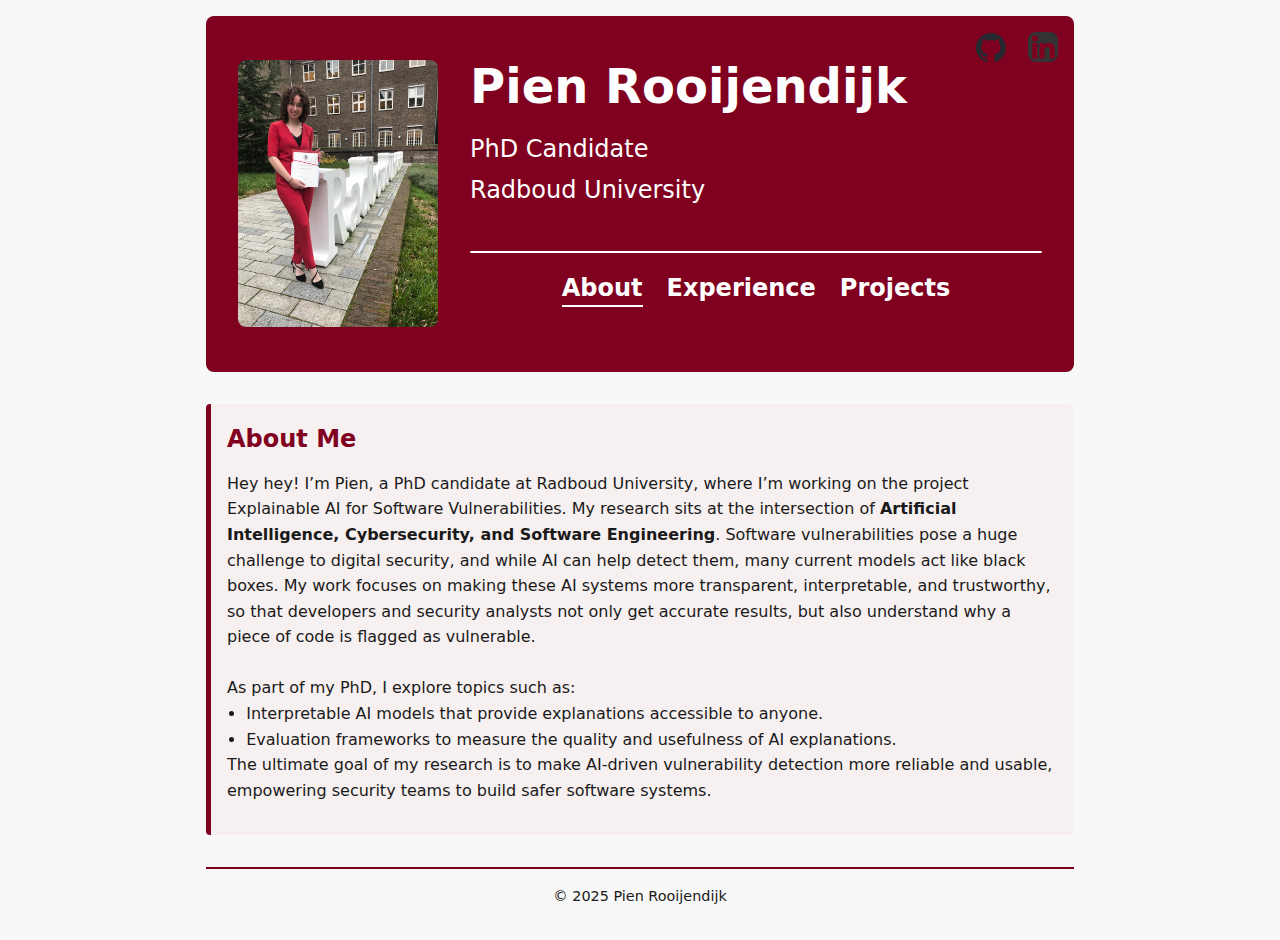
<file: index.html>
<!DOCTYPE html>
<html lang="en">
<head>
    <meta charset="UTF-8">
    <meta name="viewport" content="width=device-width, initial-scale=1.0">
    <title>About Me — Pien Rooijendijk</title>
    <link rel="stylesheet" href="style.css">
</head>
<body>
<header>
    <img src="img/IMG-20231108-WA0064.jpg", width="200">
    <section class="header-text">
        <h1>Pien Rooijendijk</h1>
        <p>PhD Candidate</p>
        <p>Radboud University</p>
        <br>
        <hr class="rounded">
        <nav>
            <ul>
            <li><a href="index.html" class="active">About</a></li>
            <li><a href="experience.html">Experience</a></li>
            <li><a href="projects.html">Projects</a></li>
            </ul>
        </nav>
    </section>
    <div class="social-links">
        <a href="https://github.com/pcrooijendijk" target="_blank">
            <img src="img/github-mark.svg", width="30"></img>
        </a>
        <a href="https://www.linkedin.com/in/pien-rooijendijk-b1277b210/" target="_blank">
            <img src="img/linkedin-svgrepo-com-2.svg", width="30"></img>
        </a>
    </div>
</header>

<main>
    <section>
        <h2>About Me</h2>
        <article>
            <p> Hey hey! I’m Pien, a PhD candidate at Radboud University, where I’m working on the project Explainable AI for Software Vulnerabilities.
                My research sits at the intersection of <strong>Artificial Intelligence, Cybersecurity, and Software Engineering</strong>. 
                Software vulnerabilities pose a huge challenge to digital security, and while AI can help detect them, many current models act like black boxes. 
                My work focuses on making these AI systems more transparent, interpretable, and trustworthy, so that developers and security analysts not only get accurate results, but also understand why a piece of code is flagged as vulnerable. <br>
                <br>
                As part of my PhD, I explore topics such as:
                <ul>
                    <li>Interpretable AI models that provide explanations accessible to anyone.</li>
                    <!-- <li>Human–AI collaboration to help developers work more effectively with AI tools.</li> -->
                    <li>Evaluation frameworks to measure the quality and usefulness of AI explanations.</li>
                </ul>
                The ultimate goal of my research is to make AI-driven vulnerability detection more reliable and usable, empowering security teams to build safer software systems. </p>    
        </article>
    </section>

<footer>
    <p>&copy; 2025 Pien Rooijendijk</p>
</footer>
</body>
</html>
</file>
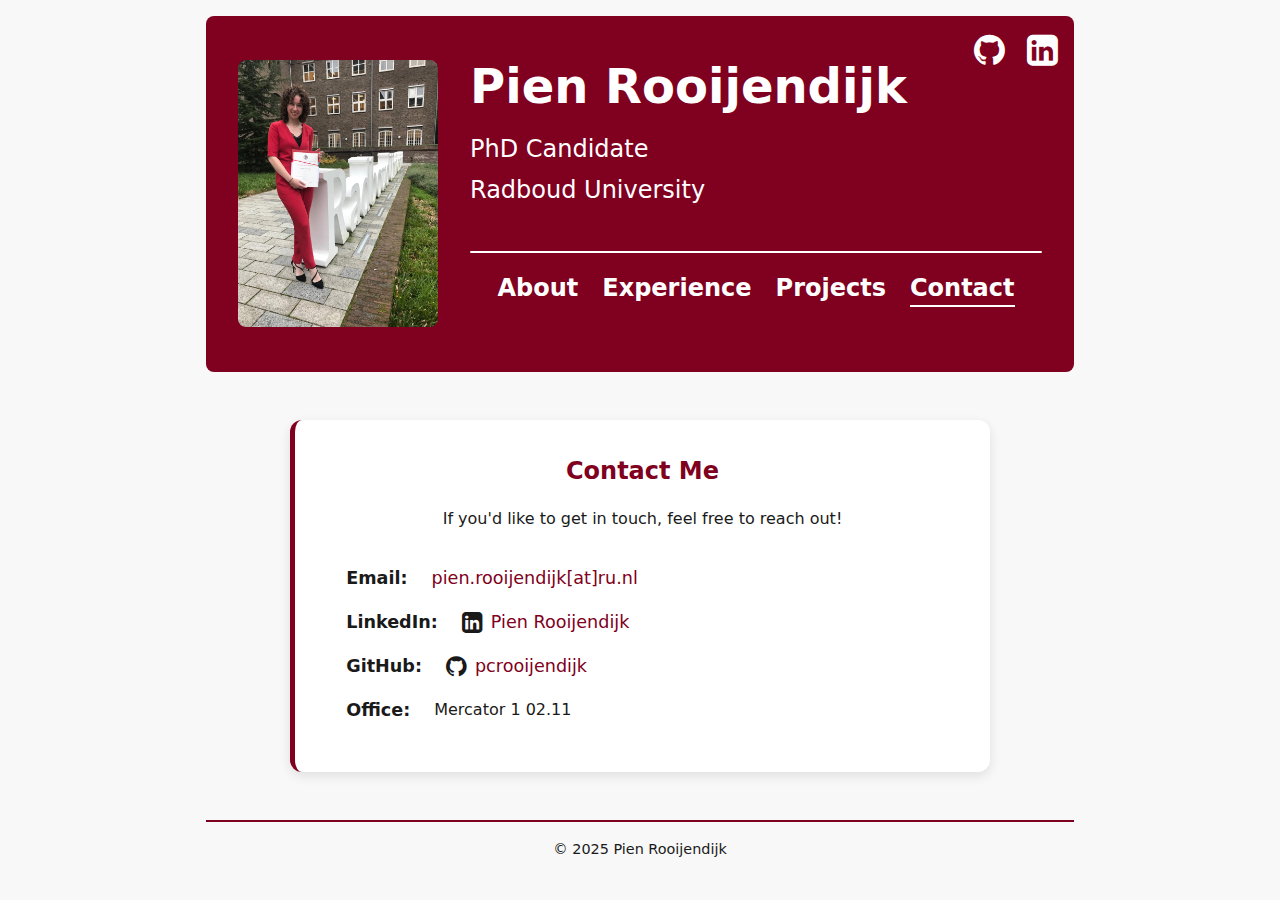
<file: contact.html>
<!DOCTYPE html>
<html lang="en">
<head>
    <meta charset="UTF-8">
    <meta name="viewport" content="width=device-width, initial-scale=1.0">
    <title>Contact — Pien Rooijendijk</title>
    <link rel="stylesheet" href="style.css">
    <link rel="icon" type="image/png" href="img/favicon-32x32.png" sizes="96x96"/>
    <link rel="icon" type="image/svg+xml" href="img/favicon.svg"/>
    <link rel="shortcut icon" type="image/x-icon" href="img/favicon.ico"/>
    <link rel="shortcut icon" href="img/favicon.ico"/>
    <link rel="apple-touch-icon" sizes="180x180" href="/img/apple-touch-icon.png"/>
    <link rel="stylesheet" href="https://cdnjs.cloudflare.com/ajax/libs/font-awesome/4.7.0/css/font-awesome.min.css">
</head>
<body>
    <header>
        <img src="img/IMG-20231108-WA0064.jpg", width="200">
        <section class="header-text">
            <h1>Pien Rooijendijk</h1>
            <p>PhD Candidate</p>
            <p>Radboud University</p>
            <br>
            <hr class="rounded">
            <nav>
                <ul> 
                <li><a href="index.html">About</a></li>
                <li><a href="experience.html">Experience</a></li>
                <li><a href="projects.html">Projects</a></li>
                <li><a href="contact.html" class="active">Contact</a></li>
                </ul>
            </nav>
        </section>
        <div class="social-links">
            <a href="https://github.com/pcrooijendijk" target="_blank">
                <i class="fa fa-github" style="font-size:36px;color:white"></i>
            </a>
            <a href="https://www.linkedin.com/in/pien-rooijendijk-b1277b210/" target="_blank">
                <i class="fa fa-linkedin-square" style="font-size:36px;color:white"></i>
            </a>
        </div>
    </header>

    <main>
        <section class="contact">
            <article>
                <h2>Contact Me</h2>
                <p>If you'd like to get in touch, feel free to reach out!</p>

                <ul class="contact-info">
                    <li>
                        <strong>Email:</strong>
                        <a href="mailto:pien.rooijendijk@ru.nl" class="contact-info-a">pien.rooijendijk[at]ru.nl</a>
                    </li>
                    <li>
                        <strong>LinkedIn:</strong>
                        <a href="https://www.linkedin.com/in/pien-rooijendijk-b1277b210/" target="_blank" class="contact-info-a">
                            <i class="fa fa-linkedin-square"></i> Pien Rooijendijk
                        </a>
                    </li>
                    <li>
                        <strong>GitHub:</strong>
                        <a href="https://github.com/pcrooijendijk" target="_blank" class="contact-info-a">
                            <i class="fa fa-github"></i> pcrooijendijk
                        </a>
                    </li>
                    <li>
                        <strong>Office:</strong>
                        <span>Mercator 1 02.11</span> </li>
                </ul>
            </article>
        </section>
    </main>

    <footer>
        <p>&copy; 2025 Pien Rooijendijk</p>
    </footer>
</body>
</html>
</file>
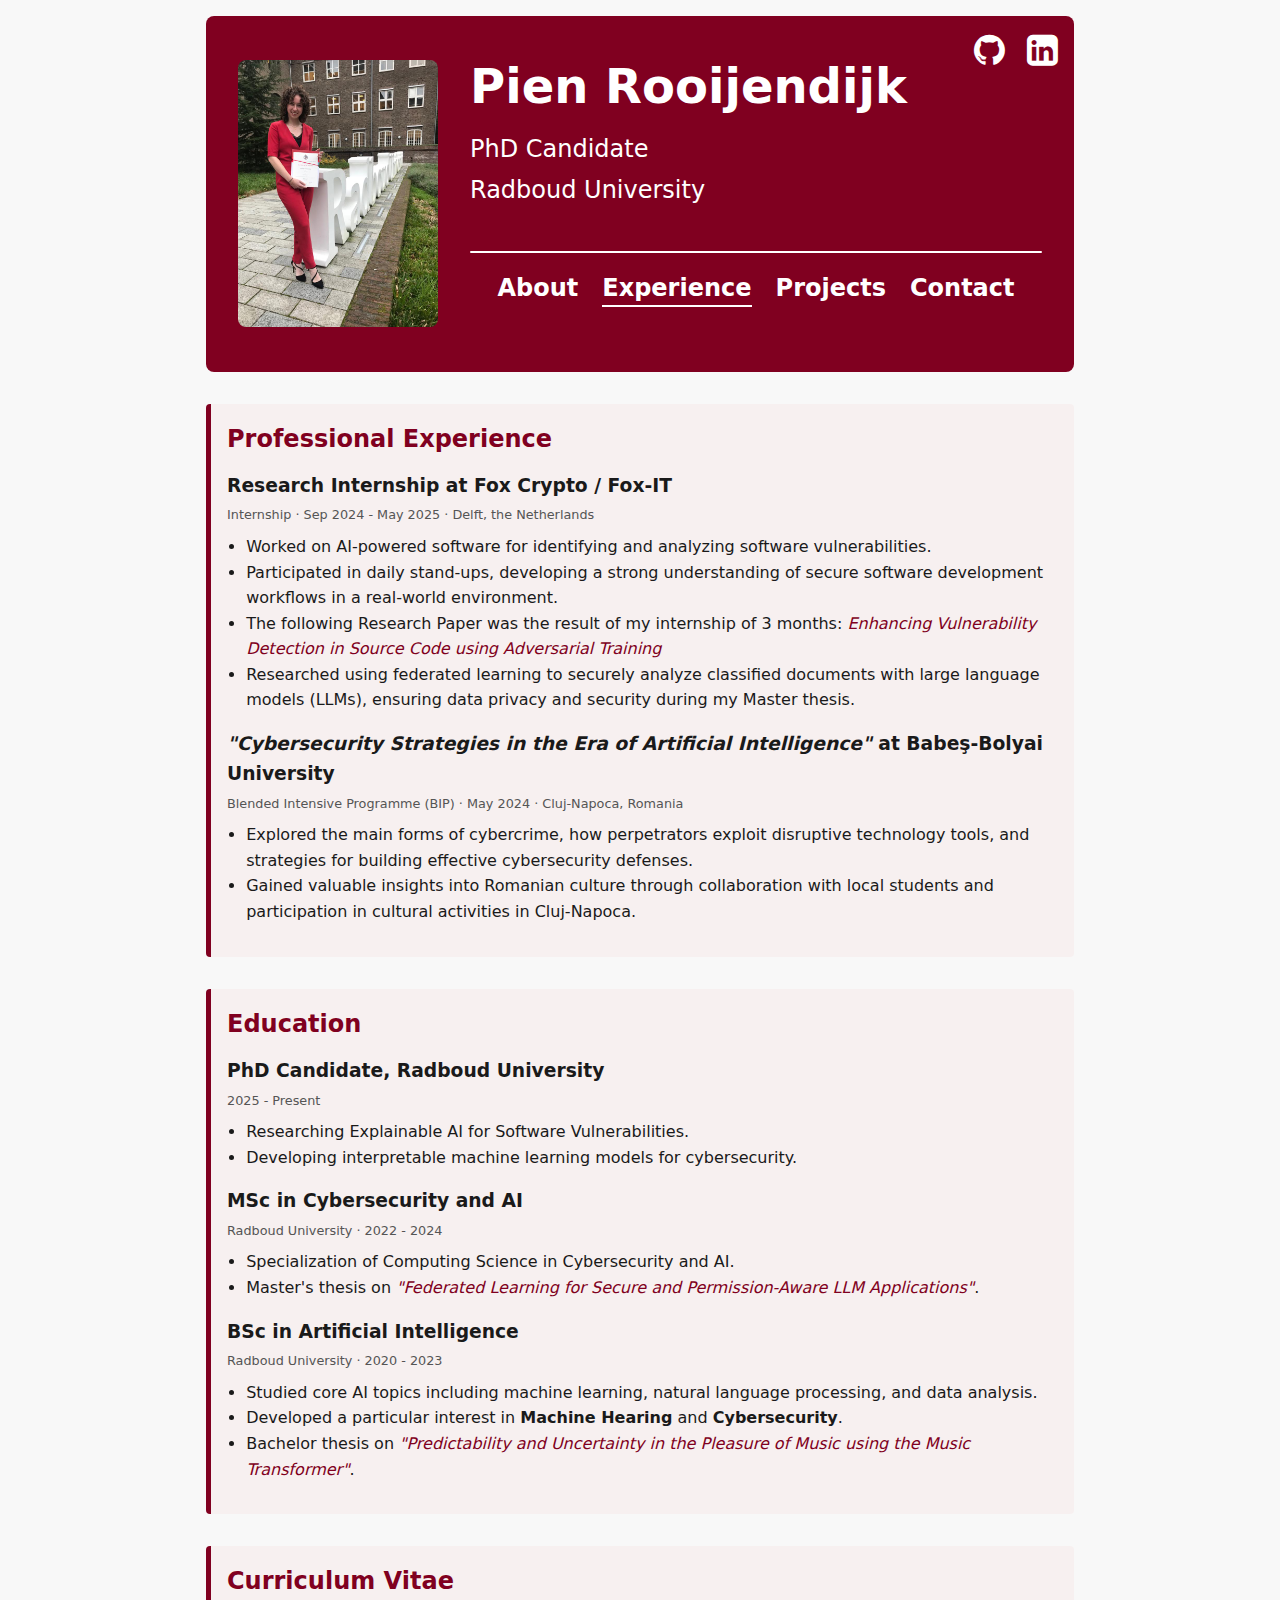
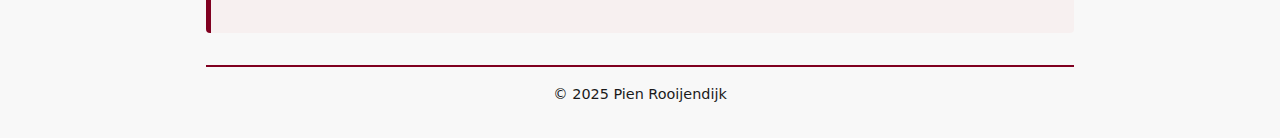
<file: experience.html>
<!DOCTYPE html>
<html lang="en">
<head>
    <meta charset="UTF-8">
    <meta name="viewport" content="width=device-width, initial-scale=1.0">
    <title>Experience — Pien Rooijendijk</title>
    <link rel="stylesheet" href="style.css">
    <link rel="icon" type="image/png" href="img/favicon-32x32.png" sizes="96x96"/>
    <link rel="icon" type="image/svg+xml" href="img/favicon.svg"/>
    <link rel="shortcut icon" type="image/x-icon" href="img/favicon.ico"/>
    <link rel="shortcut icon" href="img/favicon.ico"/>
    <link rel="apple-touch-icon" sizes="180x180" href="/img/apple-touch-icon.png"/>
    <link rel="stylesheet" href="https://cdnjs.cloudflare.com/ajax/libs/font-awesome/4.7.0/css/font-awesome.min.css">
</head>
<body>

<header>
    <img src="img/IMG-20231108-WA0064.jpg", width="200">
    <section class="header-text">
        <h1>Pien Rooijendijk</h1>
        <p>PhD Candidate</p>
        <p>Radboud University</p>
        <br>
        <hr class="rounded">
        <nav>
            <ul>
            <li><a href="index.html">About</a></li>
            <li><a href="experience.html" class="active">Experience</a></li>
            <li><a href="projects.html">Projects</a></li>
            <li><a href="contact.html">Contact</a></li>
            </ul>
        </nav>
    </section>
    <div class="social-links">
        <a href="https://github.com/pcrooijendijk" target="_blank">
            <i class="fa fa-github" style="font-size:36px;color:white"></i>
        </a>
        <a href="https://www.linkedin.com/in/pien-rooijendijk-b1277b210/" target="_blank">
            <i class="fa fa-linkedin-square" style="font-size:36px;color:white"></i>
        </a>
    </div>
</header>

<main>
    <!-- Professional Experience -->
    <section>
        <h2>Professional Experience</h2>
        <article>
            <h3>Research Internship at Fox Crypto / Fox-IT</h3>
            <p class="meta">Internship · Sep 2024 - May 2025 · Delft, the Netherlands</p>
            <ul>
                <li>Worked on AI-powered software for identifying and analyzing software vulnerabilities.</li>
                <li>Participated in daily stand-ups, developing a strong understanding of secure software development workflows in a real-world environment.</li>
                <li>The following Research Paper was the result of my internship of 3 months: <a href="docs/Internship_Paper.pdf" target="_blank"><i>Enhancing Vulnerability Detection in Source Code using Adversarial Training</i></a></li>
                <li>Researched using federated learning to securely analyze classified documents with large language models (LLMs), ensuring data privacy and security during my Master thesis.</li>
            </ul>
        </article>
        <article>
            <h3> <i>"Cybersecurity Strategies in the Era of Artificial Intelligence"</i> at Babeş-Bolyai University</h3>
            <p class="meta">Blended Intensive Programme (BIP) · May 2024 · Cluj-Napoca, Romania</p>
            <ul>
                <li>Explored the main forms of cybercrime, how perpetrators exploit disruptive technology tools, and strategies for building effective cybersecurity defenses.</li>
                <li>Gained valuable insights into Romanian culture through collaboration with local students and participation in cultural activities in Cluj-Napoca.</li>
            </ul>
        </article>
    </section>

    <!-- Education -->
    <section>
        <h2>Education</h2>
        <article>
            <h3>PhD Candidate, Radboud University</h3>
            <p class="meta">2025 - Present</p>
            <ul>
                <li>Researching Explainable AI for Software Vulnerabilities.</li>
                <li>Developing interpretable machine learning models for cybersecurity.</li>
            </ul>
        </article>
        <article>
            <h3>MSc in Cybersecurity and AI</h3>
            <p class="meta">Radboud University · 2022 - 2024</p>
            <ul>
                <li>Specialization of Computing Science in Cybersecurity and AI.</li>
                <li>Master's thesis on <a href="docs/Master_Thesis.pdf" target="_blank"><i>"Federated Learning for Secure and Permission-Aware LLM Applications"</i></a>.</li>
            </ul>
        </article>
        <article>
            <h3>BSc in Artificial Intelligence</h3>
            <p class="meta">Radboud University · 2020 - 2023</p>
            <ul>
                <li>Studied core AI topics including machine learning, natural language processing, and data analysis.</li>
                <li>Developed a particular interest in <strong>Machine Hearing</strong> and <strong>Cybersecurity</strong>.</li>
                <li>Bachelor thesis on <a href="docs/Bachelor_Thesis.pdf" target="_blank"><i>"Predictability and Uncertainty in the Pleasure of Music using the Music Transformer"</i></a>.</li>
            </ul>
        </article>
    </section>

    <!-- CV -->
    <section>
        <article>
            <h2><a href="./docs/CV.pdf" target="_blank">Curriculum Vitae</a></h2>
        </article>
    </section>
</main>

<footer>
    <p>&copy; 2025 Pien Rooijendijk</p>
</footer>
</body>
</html>
</file>
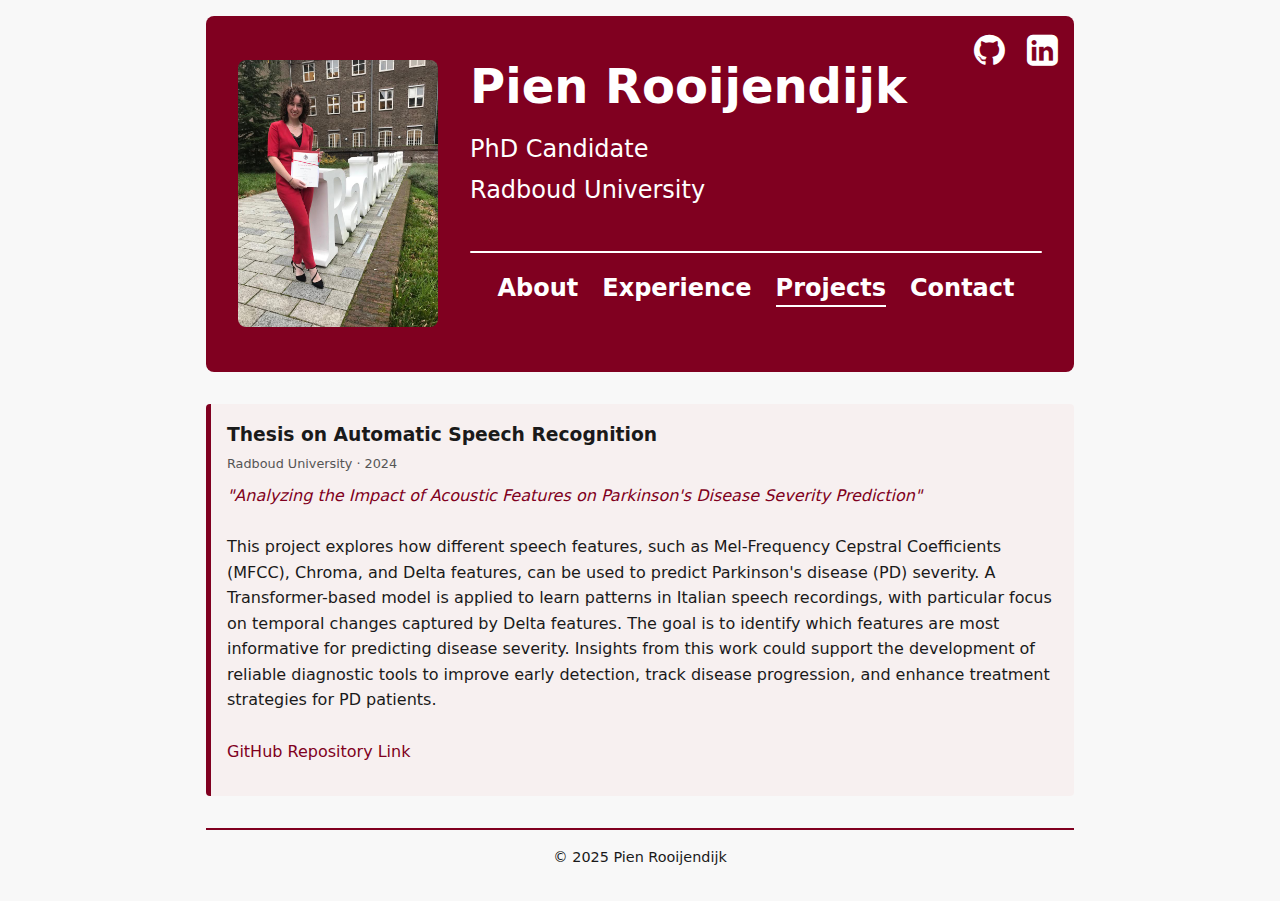
<file: projects.html>
<!DOCTYPE html>
<html lang="en">
<head>
    <meta charset="UTF-8">
    <meta name="viewport" content="width=device-width, initial-scale=1.0">
    <title>Projects — Pien Rooijendijk</title>
    <link rel="stylesheet" href="style.css">
    <link rel="icon" type="image/png" href="img/favicon-32x32.png" sizes="96x96"/>
    <link rel="icon" type="image/svg+xml" href="img/favicon.svg"/>
    <link rel="shortcut icon" type="image/x-icon" href="img/favicon.ico"/>
    <link rel="shortcut icon" href="img/favicon.ico"/>
    <link rel="apple-touch-icon" sizes="180x180" href="/img/apple-touch-icon.png"/>
    <link rel="stylesheet" href="https://cdnjs.cloudflare.com/ajax/libs/font-awesome/4.7.0/css/font-awesome.min.css">
</head>
<body>
<header>
    <img src="img/IMG-20231108-WA0064.jpg", width="200">
    <section class="header-text">
        <h1>Pien Rooijendijk</h1>
        <p>PhD Candidate</p>
        <p>Radboud University</p>
        <br>
        <hr class="rounded">
        <nav>
            <ul>
            <li><a href="index.html">About</a></li>
            <li><a href="experience.html">Experience</a></li>
            <li><a href="projects.html" class="active">Projects</a></li>
            <li><a href="contact.html">Contact</a></li>
            </ul>
        </nav>
    </section>
    <div class="social-links">
        <a href="https://github.com/pcrooijendijk" target="_blank">
            <i class="fa fa-github" style="font-size:36px;color:white"></i>
        </a>
        <a href="https://www.linkedin.com/in/pien-rooijendijk-b1277b210/" target="_blank">
            <i class="fa fa-linkedin-square" style="font-size:36px;color:white"></i>
        </a>
    </div>
</header>

<main>
    <section>
        <article>
            <h3>Thesis on Automatic Speech Recognition</h3>
            <p class="meta">Radboud University · 2024</p>
            <a href="docs/asr__thesis_pien_rooijendijk.pdf" target="_blank"><i>"Analyzing the Impact of Acoustic Features on Parkinson's Disease Severity Prediction"</i></a><br>
            <br>
            <p>This project explores how different speech features, such as Mel-Frequency Cepstral Coefficients (MFCC), Chroma, and Delta features, can be used to predict Parkinson's disease (PD) severity. 
                A Transformer-based model is applied to learn patterns in Italian speech recordings, with particular focus on temporal changes captured by Delta features.
                The goal is to identify which features are most informative for predicting disease severity. 
                Insights from this work could support the development of reliable diagnostic tools to improve early detection, track disease progression, and enhance treatment strategies for PD patients.</p>
            <br>
            <a href="https://github.com/pcrooijendijk/asrthesis">GitHub Repository Link</a>
        </article>
    </section>
</main>

<footer>
    <p>&copy; 2025 Pien Rooijendijk</p>
</footer>
</body>
</html>
</file>
<file: style.css>
/* Reset & Variables */
* {
    margin: 0;
    padding: 0;
    box-sizing: border-box;
}

:root {
    --main: #800020;
    --light: #f8f8f8;
    --dark: #1a1a1a;
    --white: #fff;
    --section-bg: #f7f0f0;
}

/* Global & Body Styles */
body {
    font-family: system-ui, -apple-system, "Segoe UI", Roboto, sans-serif;
    line-height: 1.6;
    background: var(--light);
    color: var(--dark);
    max-width: 900px;
    margin: auto;
    padding: 1rem;
}

a {
    color: var(--main);
    text-decoration: none;
}

/* Header */
header {
    display: flex;
    align-items: center;
    gap: 2rem;
    background: var(--main);
    color: var(--white);
    padding: 2rem;
    border-radius: 8px;
    margin-bottom: 2rem;
    position: relative;
    flex-wrap: wrap;
}

header img {
    border-radius: 8px;
    max-width: 100%;
    height: auto;
    color: var(--white); 
}

.header-text {
    font-size: x-large;
    flex: 1;
    text-align: left;
}

.header-text h1 {
    margin-bottom: 0.3rem;
}

.header-text p {
    margin: 0.2rem 0;
}

.social-links {
    position: absolute;
    top: 1rem;
    right: 1rem;
}

.social-links a {
    color: var(--white);
    margin-left: 1rem;
    font-weight: bold;
}

/* This section is used as a flex container for the nav */
header section {
    background: transparent;
    border: none;
    padding: 0;
    flex: 1;
    text-align: center;
}

header nav ul {
    list-style: none;
    display: flex;
    gap: 1.5rem;
    justify-content: center;
    padding: 0;
    margin-top: 1rem;
}

header nav a {
    color: var(--white);
    font-weight: bold;
}

header nav a.active, a:hover:not(.contact-info-a) {
    border-bottom: 2px solid var(--white);
    padding-bottom: 0.2rem;
}

/* Main Content (Sections, Articles, Aside) */
section,
aside {
    margin-bottom: 2rem;
    padding: 1rem;
    border-left: 5px solid var(--main);
    border-radius: 4px;
}

section {
    background: var(--section-bg);
}

aside {
    background: var(--white);
}

section h2,
aside h2,
.contact h2 {
    color: var(--main);
}

section h2,
aside h2 {
    margin-bottom: 0.8rem;
}

section a,
article a {
    color: var(--main);
}

article a:hover:not(.contact-info-a) {
    border-bottom: 2px solid var(--main);
    padding-bottom: 0.1rem;
}

.meta {
    font-size: 0.8rem;
    color: #555;
    margin-bottom: 0.5rem;
}

article {
    margin-bottom: 1rem;
}

article h3 {
    color: var(--dark);
    margin-bottom: 0.3rem;
}

article ul,
aside ul {
    margin-left: 1.2rem;
}

article ul {
    list-style-type: disc;
}

aside ul {
    list-style-type: square;
}

.indented-list {
    padding-inline-start: 2rem;
}

/* Footer */
footer {
    text-align: center;
    padding: 1rem;
    border-top: 2px solid var(--main);
    font-size: 0.9rem;
}

footer a {
    margin: 0 0.3rem;
}

/* Components & Utilities */
hr.rounded {
    border: none;
    border-top: 2px solid var(--white);
    border-radius: 5px;
}

.contact {
    max-width: 700px;
    margin: 3rem auto;
    padding: 2rem;
    background-color: var(--white);
    border-radius: 12px;
    box-shadow: 0 4px 12px rgba(0, 0, 0, 0.1);
}

.contact h2 {
    margin-bottom: 1rem;
    text-align: center;
}

.contact p {
    margin-bottom: 1.5rem;
    text-align: center;
}

.contact-info {
    list-style: none; 
    padding: 0;
    margin-top: 2rem;
}

.contact-info li {
    display: grid;
    grid-template-columns: auto 1fr; 
    gap: 1rem 1.5rem;  
    align-items: center;
    margin-bottom: 1rem; 
}

.contact-info li strong {
    text-align: right;
    font-size: 1.1rem;
}

.contact-info a {
    display: inline-flex;
    align-items: center;
    text-decoration: none;
    color: #800020; 
    font-size: 1.1rem;
}

.contact-info a:hover {
    text-decoration: underline;
}

.contact-info .fa {
    font-size: 24px;
    color: #1a1a1a; 
    margin-right: 0.5rem;
}
</file>
